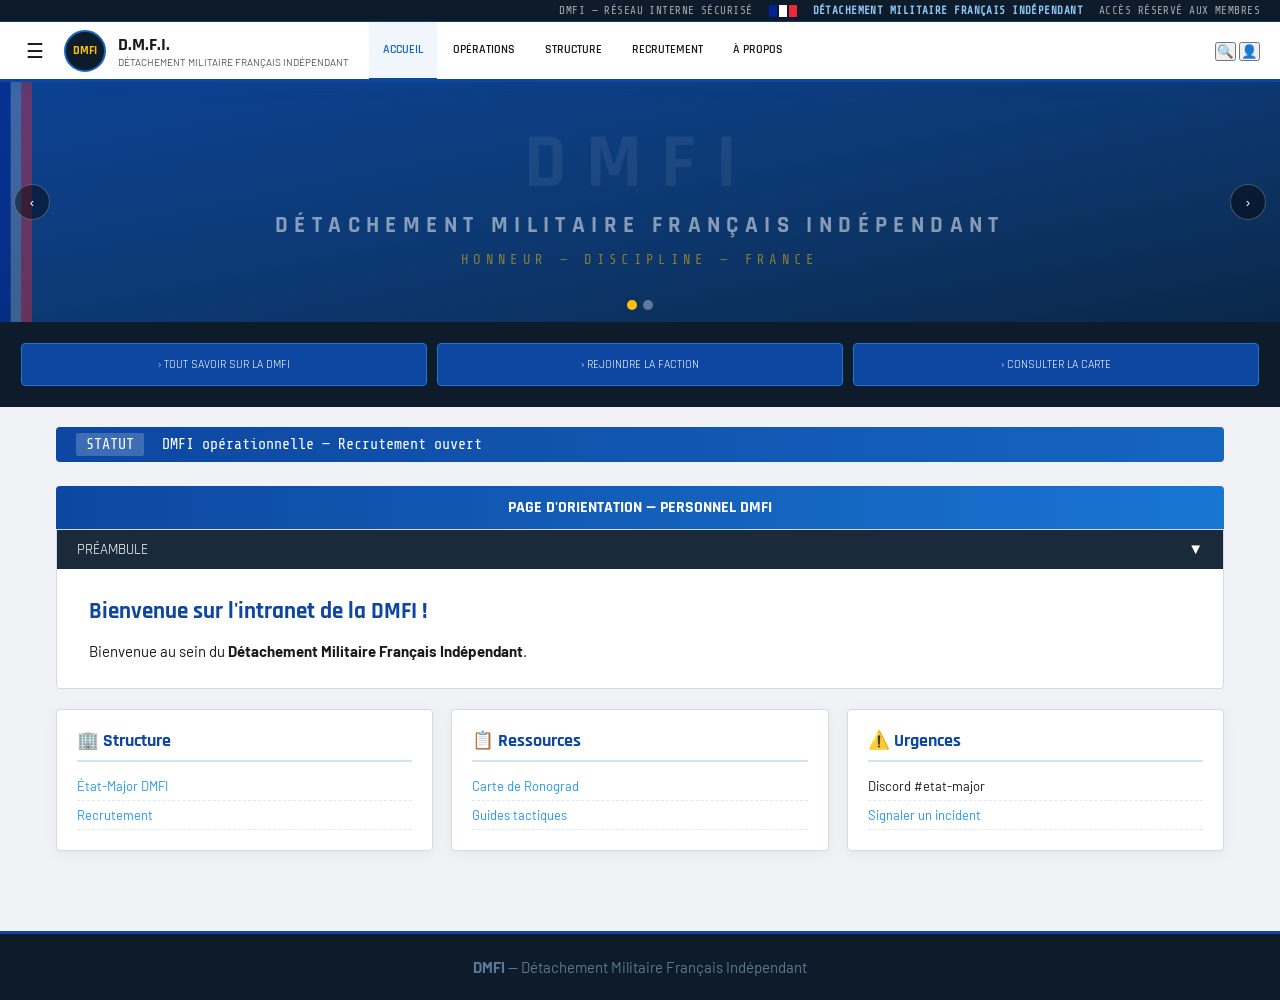
<file: Site/HTML/index.html>
<!DOCTYPE html>
<html lang="fr">
<head>
  <meta charset="UTF-8" />
  <meta name="viewport" content="width=device-width, initial-scale=1.0"/>
  <title>DMFI — Intranet Officiel</title>
  <link href="https://fonts.googleapis.com/css2?family=Rajdhani:wght@400;600;700&family=Share+Tech+Mono&family=Barlow:wght@300;400;500;600&display=swap" rel="stylesheet"/>
  <link rel="stylesheet" href="../CSS/style.css">
</head>
<body>

<div class="sidebar-overlay" id="sidebarOverlay" onclick="closeSidebar()"></div>

<aside class="sidebar" id="sidebar">
  <div class="sidebar-head">
    <div class="sidebar-head-icon">DMFI</div>
    <div class="sidebar-head-text">
      <div class="sidebar-head-title">DMFI</div>
      <div class="sidebar-head-sub">Détachement Militaire Français Indépendant</div>
    </div>
    <button class="sidebar-close" onclick="closeSidebar()">&#10005;</button>
  </div>

  <div class="sidebar-icons">
    <button class="sidebar-icon-btn" title="Accueil">🏠</button>
    <button class="sidebar-icon-btn" title="Personnel">👤</button>
    <button class="sidebar-icon-btn" title="Opérations">🎯</button>
    <button class="sidebar-icon-btn" title="Carte BRM5">🗺️</button>
    <button class="sidebar-icon-btn" title="Armurerie">🔫</button>
    <button class="sidebar-icon-btn" title="Paramètres">⚙️</button>
    <button class="sidebar-icon-btn" title="Retour">↩️</button>
  </div>

  <div class="sidebar-section">Bien débuter</div>
  <a href="#" class="sidebar-link">Présentation de la DMFI</a>
  <a href="#" class="sidebar-link">Règlement intérieur</a>
  <a href="#" class="sidebar-link">Rejoindre la faction</a>
  <a href="#" class="sidebar-link">Créer une page membre</a>

  <div class="sidebar-section">Opérations</div>
  <a href="#" class="sidebar-link">Tableau des missions</a>
  <a href="#" class="sidebar-link">Carte de Ronograd</a>
  <a href="#" class="sidebar-link">Rapports d'opérations</a>
  <a href="#" class="sidebar-link">Historique des batailles</a>

  <div class="sidebar-section">Structure</div>
  <a href="#" class="sidebar-link">État-Major</a>
  <a href="#" class="sidebar-link">Unités d'infanterie</a>
  <a href="#" class="sidebar-link">Unités spécialisées</a>
  <a href="#" class="sidebar-link">Soutien logistique</a>
  <a href="#" class="sidebar-link">Recrutement</a>

  <div class="sidebar-section">Ressources</div>
  <a href="#" class="sidebar-link">Armurerie &amp; Équipements</a>
  <a href="#" class="sidebar-link">Guides tactiques</a>
  <a href="#" class="sidebar-link">Annuaire du personnel</a>
  <a href="#" class="sidebar-link">Médias &amp; TikTok</a>
</aside>

<div class="topbar">
  <span>DMFI — RÉSEAU INTERNE SÉCURISÉ</span>
  <div class="fr-flag">
    <span class="bl"></span><span class="wh"></span><span class="rd"></span>
  </div>
  <strong>DÉTACHEMENT MILITAIRE FRANÇAIS INDÉPENDANT</strong>
  <span>ACCÈS RÉSERVÉ AUX MEMBRES</span>
</div>

<nav>
  <div class="nav-hamburger" onclick="openSidebar()">&#9776;</div>
  <a class="nav-logo" href="index.html">
    <div class="nav-logo-icon">DMFI</div>
    <div class="nav-logo-text">
      <div class="nav-logo-title">D.M.F.I.</div>
      <div class="nav-logo-sub">Détachement Militaire Français Indépendant</div>
    </div>
  </a>
  <div class="nav-links">
    <a href="index.html" class="active">Accueil</a>
    <a href="#">Opérations</a>
    <a href="#">Structure</a>
    <a href="#">Recrutement</a>
    <a href="#">À Propos</a>
  </div>
  <div class="nav-icons">
    <button title="Rechercher">🔍</button>
    <button title="Mon profil">👤</button>
  </div>
</nav>

<div class="carousel">
  <div class="carousel-track" id="carouselTrack">
    <div class="carousel-slide">
      <svg width="100%" height="100%" viewBox="0 0 1200 240" preserveAspectRatio="xMidYMid slice" xmlns="http://www.w3.org/2000/svg">
        <rect width="1200" height="240" fill="#060f1a"/>
        <defs><linearGradient id="g1" x1="0" y1="0" x2="1" y2="1"><stop offset="0%" stop-color="#0d47a1"/><stop offset="100%" stop-color="#1565c0" stop-opacity=".3"/></linearGradient></defs>
        <rect width="1200" height="240" fill="url(#g1)" opacity=".9"/>
        <rect x="0" y="0" width="10" height="240" fill="#002395" opacity=".5"/>
        <rect x="10" y="0" width="10" height="240" fill="#ffffff" opacity=".2"/>
        <rect x="20" y="0" width="10" height="240" fill="#ED2939" opacity=".4"/>
        <text x="600" y="105" text-anchor="middle" fill="rgba(255,255,255,0.07)" font-family="Rajdhani,sans-serif" font-size="72" font-weight="700" letter-spacing="18">DMFI</text>
        <text x="600" y="148" text-anchor="middle" fill="rgba(255,255,255,0.5)" font-family="Rajdhani,sans-serif" font-size="22" font-weight="700" letter-spacing="6">DÉTACHEMENT MILITAIRE FRANÇAIS INDÉPENDANT</text>
        <text x="600" y="178" text-anchor="middle" fill="rgba(255,193,7,0.5)" font-family="Share Tech Mono,monospace" font-size="13" letter-spacing="5">HONNEUR — DISCIPLINE — FRANCE</text>
      </svg>
    </div>
    <div class="carousel-slide">
      <svg width="100%" height="100%" viewBox="0 0 1200 240" preserveAspectRatio="xMidYMid slice" xmlns="http://www.w3.org/2000/svg">
        <rect width="1200" height="240" fill="#07101e"/>
        <text x="600" y="127" text-anchor="middle" fill="rgba(255,193,7,.5)" font-family="Rajdhani,sans-serif" font-size="28" font-weight="700" letter-spacing="2">DMFI</text>
      </svg>
    </div>
  </div>
  <button class="carousel-btn prev" id="prevBtn">&#8249;</button>
  <button class="carousel-btn next" id="nextBtn">&#8250;</button>
  <div class="carousel-dots" id="carouselDots">
    <div class="carousel-dot active" data-i="0"></div>
    <div class="carousel-dot" data-i="1"></div>
  </div>
</div>

<div class="quick-actions">
  <a href="#" class="qa-btn"><span class="arrow">›</span> Tout savoir sur la DMFI</a>
  <a href="#" class="qa-btn"><span class="arrow">›</span> Rejoindre la faction</a>
  <a href="#" class="qa-btn"><span class="arrow">›</span> Consulter la carte</a>
</div>

<div class="tact-line"></div>

<div class="page-wrap">

  <div class="alert-band">
    <span class="tag">STATUT</span>
    DMFI opérationnelle — Recrutement ouvert
  </div>

  <div class="section-header">Page d'orientation — Personnel DMFI</div>

  <div class="accordion">
    <div class="accordion-header open" id="acc1-header" onclick="toggleAcc('acc1')">
      Préambule <span class="caret open" id="acc1-caret">▼</span>
    </div>
    <div class="accordion-body open" id="acc1-body">
      <h2>Bienvenue sur l'intranet de la DMFI !</h2>
      <p>Bienvenue au sein du <strong>Détachement Militaire Français Indépendant</strong>.</p>
    </div>
  </div>

  <div class="info-grid">
    <div class="info-card">
      <h3>🏢 Structure</h3>
      <ul>
        <li><a href="#">État-Major DMFI</a></li>
        <li><a href="#">Recrutement</a></li>
      </ul>
    </div>
    <div class="info-card">
      <h3>📋 Ressources</h3>
      <ul>
        <li><a href="#">Carte de Ronograd</a></li>
        <li><a href="#">Guides tactiques</a></li>
      </ul>
    </div>
    <div class="info-card">
      <h3>⚠️ Urgences</h3>
      <ul>
        <li>Discord #etat-major</li>
        <li><a href="#">Signaler un incident</a></li>
      </ul>
    </div>
  </div>

</div>

<footer>
  <div class="fr-stripe">
    <span style="background:#002395;"></span>
    <span style="background:#fff;opacity:.4"></span>
    <span style="background:#ED2939;"></span>
  </div>
  <p><strong>DMFI</strong> — Détachement Militaire Français Indépendant</p>
</footer>

<script src="../JS/script.js"></script>
</body>
</html>
</file>
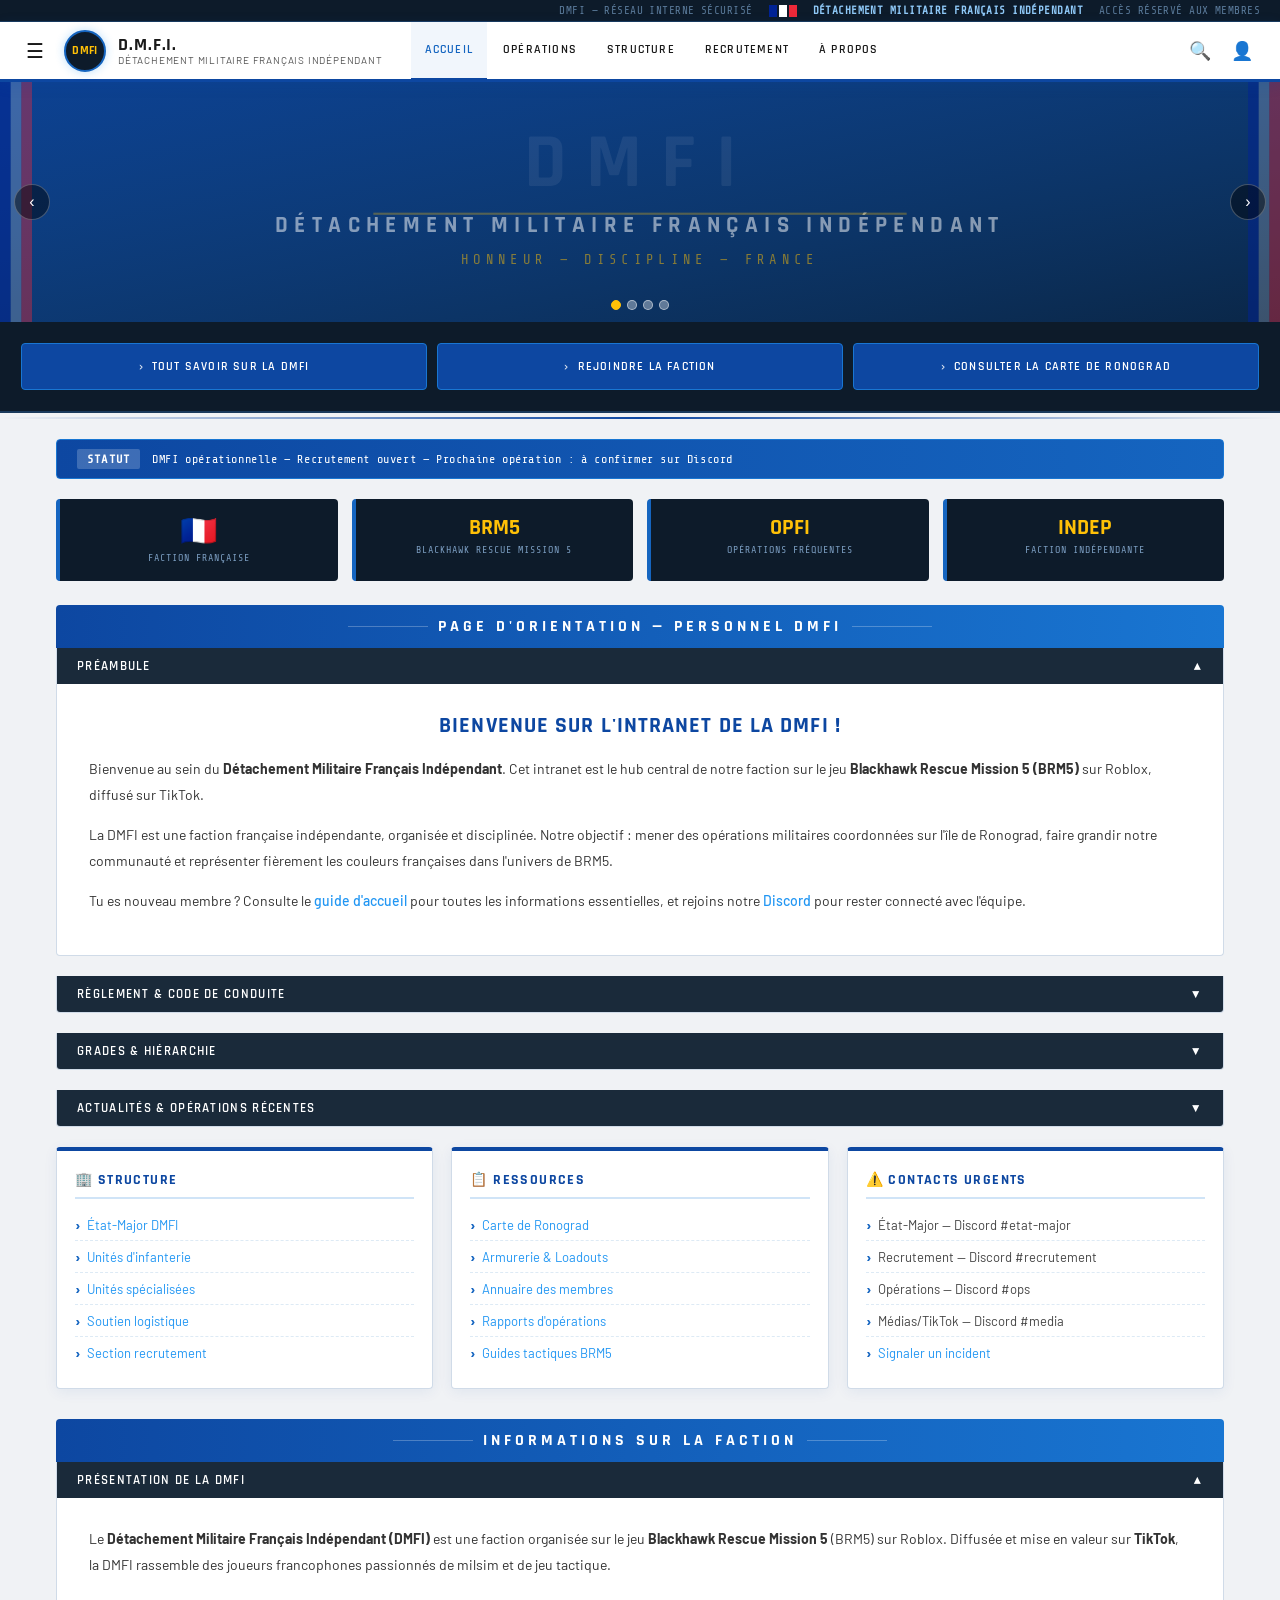
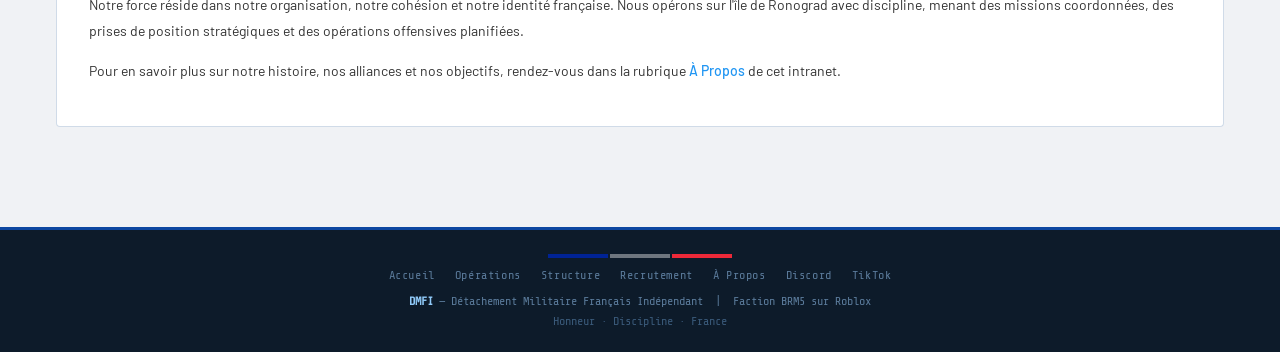
<file: IndexDMFI.html>
<!DOCTYPE html>
<html lang="fr">
<head>
  <meta charset="UTF-8" />
  <meta name="viewport" content="width=device-width, initial-scale=1.0"/>
  <title>DMFI — Intranet Officiel</title>
  <link href="https://fonts.googleapis.com/css2?family=Rajdhani:wght@400;600;700&family=Share+Tech+Mono&family=Barlow:wght@300;400;500;600&display=swap" rel="stylesheet"/>
  <style>
    :root {
      --blue:       #1565c0;
      --blue-dark:  #0d47a1;
      --blue-light: #1976d2;
      --accent:     #2196f3;
      --gold:       #ffc107;
      --bg:         #f0f2f5;
      --bg-white:   #ffffff;
      --text:       #1a1a1a;
      --text-light: #555;
      --nav-bg:     #ffffff;
      --bar-bg:     #0d1b2a;
      --border:     #d0dbe8;
      --mono:       'Share Tech Mono', monospace;
      --sans:       'Barlow', sans-serif;
      --display:    'Rajdhani', sans-serif;
    }

    *, *::before, *::after { box-sizing: border-box; margin: 0; padding: 0; }

    body {
      font-family: var(--sans);
      background: var(--bg);
      color: var(--text);
      font-size: 15px;
    }

    /* ─── TOP BAR ─── */
    .topbar {
      background: var(--bar-bg);
      color: #aaa;
      font-size: 11px;
      font-family: var(--mono);
      padding: 4px 20px;
      display: flex;
      justify-content: flex-end;
      align-items: center;
      gap: 16px;
      letter-spacing: .04em;
      border-bottom: 1px solid #1a3a5c;
    }
    .topbar span { color: #5a7a9a; }
    .topbar strong { color: #90caf9; }
    .topbar .fr-flag { display: flex; gap: 2px; align-items: center; }
    .topbar .fr-flag span { display: inline-block; width: 8px; height: 12px; }
    .topbar .fr-flag .bl { background: #002395; }
    .topbar .fr-flag .wh { background: #fff; }
    .topbar .fr-flag .rd { background: #ED2939; }

    /* ─── NAVBAR ─── */
    nav {
      background: var(--nav-bg);
      border-bottom: 3px solid var(--blue-dark);
      display: flex;
      align-items: center;
      padding: 0 20px;
      height: 60px;
      position: sticky;
      top: 0;
      z-index: 100;
      box-shadow: 0 3px 12px rgba(13,71,161,.18);
    }
    .nav-hamburger {
      font-size: 20px;
      cursor: pointer;
      margin-right: 14px;
      color: var(--text);
      padding: 6px;
      user-select: none;
    }
    .nav-logo {
      display: flex;
      align-items: center;
      gap: 12px;
      margin-right: 28px;
      text-decoration: none;
    }
    .nav-logo-icon {
      width: 42px; height: 42px; border-radius: 50%;
      background: var(--bar-bg); border: 2px solid var(--blue);
      display: flex; align-items: center; justify-content: center;
      font-family: var(--display); font-size: 12px; font-weight: 700;
      color: var(--gold); letter-spacing: .04em;
      box-shadow: 0 0 10px rgba(33,150,243,.3);
    }
    .nav-logo-text { line-height: 1.1; }
    .nav-logo-title { font-family: var(--display); font-size: 18px; font-weight: 700; color: var(--text); letter-spacing: .05em; }
    .nav-logo-sub { font-size: 10px; color: var(--text-light); letter-spacing: .08em; text-transform: uppercase; }
    .nav-links { display: flex; gap: 2px; flex: 1; }
    .nav-links a {
      text-decoration: none; font-family: var(--display); font-size: 12px;
      font-weight: 600; letter-spacing: .1em; text-transform: uppercase;
      color: var(--text); padding: 0 14px; height: 60px;
      display: flex; align-items: center; border-bottom: 3px solid transparent;
      transition: color .2s, border-color .2s, background .2s;
    }
    .nav-links a:hover, .nav-links a.active {
      color: var(--blue); border-bottom-color: var(--blue-dark);
      background: rgba(21,101,192,.06);
    }
    .nav-icons { display: flex; gap: 6px; margin-left: auto; }
    .nav-icons button {
      background: none; border: none; cursor: pointer;
      width: 36px; height: 36px; border-radius: 50%;
      display: flex; align-items: center; justify-content: center;
      font-size: 18px; color: var(--text-light); transition: background .2s;
    }
    .nav-icons button:hover { background: #eef3f8; }

    /* ─── CAROUSEL ─── */
    .carousel { position: relative; width: 100%; height: 240px; overflow: hidden; background: #060f1a; }
    .carousel-track { display: flex; height: 100%; transition: transform .6s ease; }
    .carousel-slide { min-width: 100%; height: 100%; position: relative; overflow: hidden; }
    .carousel-btn {
      position: absolute; top: 50%; transform: translateY(-50%);
      background: rgba(0,0,0,.45); color: #fff;
      border: 1px solid rgba(255,255,255,.25); width: 36px; height: 36px;
      border-radius: 50%; cursor: pointer; font-size: 16px;
      display: flex; align-items: center; justify-content: center;
      z-index: 10; transition: background .2s;
    }
    .carousel-btn:hover { background: rgba(13,71,161,.75); }
    .carousel-btn.prev { left: 14px; }
    .carousel-btn.next { right: 14px; }
    .carousel-dots {
      position: absolute; bottom: 12px; left: 50%; transform: translateX(-50%);
      display: flex; gap: 6px; z-index: 10;
    }
    .carousel-dot {
      width: 10px; height: 10px; border-radius: 50%;
      background: rgba(255,255,255,.35); border: 1px solid rgba(255,255,255,.5);
      cursor: pointer; transition: background .2s;
    }
    .carousel-dot.active { background: var(--gold); border-color: var(--gold); }

    /* ─── QUICK ACTIONS ─── */
    .quick-actions {
      display: grid; grid-template-columns: repeat(3, 1fr);
      background: var(--bar-bg); padding: 16px 16px;
      border-bottom: 2px solid #1a3a5c;
    }
    .qa-btn {
      background: var(--blue-dark); color: #fff; border: 1px solid #1976d2;
      cursor: pointer; padding: 13px 20px;
      font-family: var(--display); font-size: 12px;
      font-weight: 600; letter-spacing: .1em; text-transform: uppercase;
      display: flex; align-items: center; justify-content: center; gap: 8px;
      margin: 5px; border-radius: 4px;
      transition: background .2s, transform .1s; text-decoration: none;
    }
    .qa-btn:hover { background: var(--blue-light); transform: translateY(-1px); box-shadow: 0 4px 12px rgba(21,101,192,.4); }
    .qa-btn .arrow { font-size: 15px; opacity: .85; }

    /* ─── PAGE WRAP ─── */
    .page-wrap { max-width: 1200px; margin: 0 auto; padding: 0 16px 40px; }

    /* ─── SECTION HEADER ─── */
    .section-header {
      background: linear-gradient(90deg, var(--blue-dark), var(--blue-light));
      color: #fff;
      font-family: var(--display); font-size: 16px; font-weight: 700;
      letter-spacing: .25em; text-transform: uppercase; text-align: center;
      padding: 11px 20px; margin: 24px 0 0;
      border-radius: 4px 4px 0 0;
      display: flex; align-items: center; justify-content: center; gap: 10px;
    }
    .section-header::before, .section-header::after {
      content: ''; flex: 1; height: 1px;
      background: rgba(255,255,255,.25); max-width: 80px;
    }

    /* ─── ACCORDION ─── */
    .accordion {
      border: 1px solid var(--border); border-top: none;
      background: var(--bg-white); margin-bottom: 20px;
      border-radius: 0 0 4px 4px; overflow: hidden;
    }
    .accordion-header {
      background: #1a2a3a; color: #fff;
      font-family: var(--display); font-size: 13px; font-weight: 600;
      letter-spacing: .1em; padding: 10px 20px; cursor: pointer;
      display: flex; align-items: center; justify-content: space-between;
      user-select: none; transition: background .2s; text-transform: uppercase;
    }
    .accordion-header:hover { background: #243545; }
    .accordion-header .caret { font-size: 12px; transition: transform .3s; }
    .accordion-header.open .caret { transform: rotate(180deg); }
    .accordion-body { padding: 28px 32px; display: none; }
    .accordion-body.open { display: block; }
    .accordion-body h2 {
      font-family: var(--display); font-size: 22px; font-weight: 700;
      color: var(--blue-dark); margin-bottom: 16px; text-align: center;
      letter-spacing: .05em; text-transform: uppercase;
    }
    .accordion-body p { font-size: 14px; line-height: 1.85; color: #333; margin-bottom: 14px; }
    .accordion-body a { color: var(--accent); text-decoration: none; font-weight: 500; }
    .accordion-body a:hover { text-decoration: underline; }
    .accordion-body .grade-list { display: flex; flex-wrap: wrap; gap: 8px; margin-top: 10px; }
    .grade-badge {
      background: var(--blue-dark); color: #fff; font-family: var(--mono);
      font-size: 11px; padding: 4px 12px; border-radius: 2px; letter-spacing: .06em;
    }
    .grade-badge.high { background: var(--gold); color: #000; }
    .grade-badge.mid { background: #1565c0; }
    .grade-badge.low { background: #37474f; }

    /* ─── INFO GRID ─── */
    .info-grid { display: grid; grid-template-columns: repeat(3, 1fr); gap: 18px; margin-top: 20px; }

    .info-card {
      background: var(--bg-white);
      border: 1px solid var(--border);
      border-top: 4px solid var(--blue-dark);
      border-left: 1px solid var(--border);
      padding: 20px 18px;
      border-radius: 4px;
      box-shadow: 0 3px 14px rgba(13,71,161,.07);
      transition: box-shadow .25s, transform .25s;
    }
    .info-card:hover {
      box-shadow: 0 8px 28px rgba(13,71,161,.15);
      transform: translateY(-3px);
    }
    .info-card h3 {
      font-family: var(--display); font-size: 14px; font-weight: 700;
      letter-spacing: .1em; text-transform: uppercase;
      color: var(--blue-dark); margin-bottom: 10px; padding-bottom: 8px;
      border-bottom: 2px solid #d0e4f7;
    }
    .info-card ul { list-style: none; padding: 0; }
    .info-card ul li {
      font-size: 13px; color: #444; padding: 6px 0;
      border-bottom: 1px dashed #ddeaf5;
      display: flex; align-items: center; gap: 6px;
    }
    .info-card ul li:last-child { border-bottom: none; }
    .info-card ul li::before { content: '›'; color: var(--blue); font-size: 16px; font-weight: 700; }
    .info-card ul li a { color: var(--accent); text-decoration: none; }
    .info-card ul li a:hover { text-decoration: underline; }

    /* ─── ALERT BAND ─── */
    .alert-band {
      background: linear-gradient(90deg, #0d47a1, #1565c0);
      color: #fff;
      font-family: var(--mono); font-size: 12px; letter-spacing: .05em;
      padding: 9px 20px; display: flex; align-items: center; gap: 12px;
      margin: 20px 0; border-radius: 4px;
      border: 1px solid #1976d2;
    }
    .alert-band.warning {
      background: linear-gradient(90deg, #b71c1c, #c62828);
    }
    .alert-band .tag {
      background: rgba(255,255,255,.2); padding: 3px 10px;
      border-radius: 2px; font-weight: 700; letter-spacing: .1em; white-space: nowrap;
    }

    /* ─── TACT LINE ─── */
    .tact-line { height: 2px; background: linear-gradient(90deg, transparent, var(--blue-dark), transparent); margin: 4px 0; }

    /* ─── STATS ROW ─── */
    .stats-row {
      display: grid; grid-template-columns: repeat(4, 1fr);
      gap: 14px; margin: 20px 0;
    }
    .stat-card {
      background: var(--bar-bg); color: #fff;
      padding: 18px 16px; border-radius: 4px;
      border-left: 4px solid var(--blue);
      text-align: center;
    }
    .stat-card .val {
      font-family: var(--display); font-size: 30px; font-weight: 700;
      color: var(--gold); line-height: 1;
    }
    .stat-card .lbl {
      font-family: var(--mono); font-size: 10px; color: #7a9cbf;
      letter-spacing: .1em; text-transform: uppercase; margin-top: 5px;
    }

    /* ─── FOOTER ─── */
    footer {
      background: var(--bar-bg); color: #5a7a9a; font-size: 12px;
      font-family: var(--mono); padding: 24px; text-align: center;
      border-top: 3px solid var(--blue-dark); margin-top: 40px;
    }
    footer strong { color: #90caf9; }
    footer .footer-links { display: flex; justify-content: center; gap: 20px; margin-bottom: 12px; flex-wrap: wrap; }
    footer .footer-links a { color: #5a7a9a; text-decoration: none; letter-spacing: .05em; transition: color .2s; }
    footer .footer-links a:hover { color: var(--accent); }
    footer .fr-stripe { display: flex; justify-content: center; gap: 2px; margin-bottom: 10px; }
    footer .fr-stripe span { display: inline-block; height: 4px; width: 60px; }

    /* ─── SIDEBAR OVERLAY ─── */
    .sidebar-overlay {
      position: fixed; inset: 0; background: rgba(0,0,0,.55);
      z-index: 200; opacity: 0; pointer-events: none; transition: opacity .3s;
    }
    .sidebar-overlay.open { opacity: 1; pointer-events: all; }

    /* ─── SIDEBAR ─── */
    .sidebar {
      position: fixed; top: 0; left: 0; width: 270px; height: 100vh;
      background: #0d1b2a; z-index: 300;
      transform: translateX(-100%);
      transition: transform .32s cubic-bezier(.4,0,.2,1);
      display: flex; flex-direction: column; overflow-y: auto;
      border-right: 2px solid #1a3a5c;
    }
    .sidebar.open { transform: translateX(0); }
    .sidebar-head {
      background: #060f1a; padding: 14px 16px 12px;
      display: flex; align-items: center; gap: 10px;
      border-bottom: 2px solid var(--blue-dark); flex-shrink: 0;
    }
    .sidebar-head-icon {
      width: 38px; height: 38px; border-radius: 50%;
      background: #0d1b2a; border: 2px solid var(--blue);
      display: flex; align-items: center; justify-content: center;
      font-family: var(--display); font-size: 12px; font-weight: 700;
      color: var(--gold); flex-shrink: 0;
    }
    .sidebar-head-text { line-height: 1.15; }
    .sidebar-head-title { font-family: var(--display); font-size: 16px; font-weight: 700; color: #fff; letter-spacing: .05em; }
    .sidebar-head-sub { font-size: 9px; color: #5a7a9a; letter-spacing: .08em; text-transform: uppercase; }
    .sidebar-close {
      margin-left: auto; background: none; border: none; color: #5a7a9a;
      font-size: 20px; cursor: pointer; padding: 4px; border-radius: 4px;
      transition: color .2s, background .2s;
    }
    .sidebar-close:hover { color: #fff; background: rgba(255,255,255,.08); }
    .sidebar-icons {
      display: flex; justify-content: center; gap: 8px;
      padding: 12px 16px; background: #0a1520; border-bottom: 1px solid #1a3a5c;
    }
    .sidebar-icon-btn {
      width: 36px; height: 36px; border-radius: 4px;
      background: #1a2a3a; border: 1px solid #243545;
      display: flex; align-items: center; justify-content: center;
      font-size: 15px; cursor: pointer; transition: background .2s, border-color .2s; color: #7a9cbf;
    }
    .sidebar-icon-btn:hover { background: var(--blue-dark); border-color: var(--blue); color: #fff; }
    .sidebar-section {
      font-family: var(--display); font-size: 10px; font-weight: 700;
      letter-spacing: .15em; text-transform: uppercase; color: #3a6a9a;
      padding: 14px 16px 6px; background: #0a1520; border-top: 1px solid #1a3a5c;
    }
    .sidebar-link {
      display: block; padding: 9px 20px; font-size: 13px;
      font-family: var(--sans); color: #7a9cbf; text-decoration: none;
      border-left: 3px solid transparent;
      transition: background .18s, color .18s, border-color .18s; background: #0d1b2a;
    }
    .sidebar-link:hover { background: rgba(21,101,192,.2); color: #fff; border-left-color: var(--blue); }

    /* ─── RESPONSIVE ─── */
    @media (max-width: 768px) {
      .quick-actions { grid-template-columns: 1fr; }
      .info-grid { grid-template-columns: 1fr; }
      .stats-row { grid-template-columns: repeat(2,1fr); }
      .nav-links { display: none; }
    }
  </style>
</head>
<body>

<!-- SIDEBAR OVERLAY -->
<div class="sidebar-overlay" id="sidebarOverlay" onclick="closeSidebar()"></div>

<!-- SIDEBAR -->
<aside class="sidebar" id="sidebar">
  <div class="sidebar-head">
    <div class="sidebar-head-icon">DMFI</div>
    <div class="sidebar-head-text">
      <div class="sidebar-head-title">DMFI</div>
      <div class="sidebar-head-sub">Détachement Militaire Français Indépendant</div>
    </div>
    <button class="sidebar-close" onclick="closeSidebar()">&#10005;</button>
  </div>

  <div class="sidebar-icons">
    <button class="sidebar-icon-btn" title="Accueil">🏠</button>
    <button class="sidebar-icon-btn" title="Personnel">👤</button>
    <button class="sidebar-icon-btn" title="Opérations">🎯</button>
    <button class="sidebar-icon-btn" title="Carte BRM5">🗺️</button>
    <button class="sidebar-icon-btn" title="Armurerie">🔫</button>
    <button class="sidebar-icon-btn" title="Paramètres">⚙️</button>
    <button class="sidebar-icon-btn" title="Retour">↩️</button>
  </div>

  <div class="sidebar-section">Bien débuter</div>
  <a href="#" class="sidebar-link">Présentation de la DMFI</a>
  <a href="#" class="sidebar-link">Règlement intérieur</a>
  <a href="#" class="sidebar-link">Rejoindre la faction</a>
  <a href="#" class="sidebar-link">Créer une page membre</a>

  <div class="sidebar-section">Opérations</div>
  <a href="#" class="sidebar-link">Tableau des missions</a>
  <a href="#" class="sidebar-link">Carte de Ronograd</a>
  <a href="#" class="sidebar-link">Rapports d'opérations</a>
  <a href="#" class="sidebar-link">Historique des batailles</a>

  <div class="sidebar-section">Structure</div>
  <a href="#" class="sidebar-link">État-Major</a>
  <a href="#" class="sidebar-link">Unités d'infanterie</a>
  <a href="#" class="sidebar-link">Unités spécialisées</a>
  <a href="#" class="sidebar-link">Soutien logistique</a>
  <a href="#" class="sidebar-link">Recrutement</a>

  <div class="sidebar-section">Ressources</div>
  <a href="#" class="sidebar-link">Armurerie &amp; Équipements</a>
  <a href="#" class="sidebar-link">Guides tactiques</a>
  <a href="#" class="sidebar-link">Annuaire du personnel</a>
  <a href="#" class="sidebar-link">Médias &amp; TikTok</a>
</aside>

<!-- TOP BAR -->
<div class="topbar">
  <span>DMFI — RÉSEAU INTERNE SÉCURISÉ</span>
  <div class="fr-flag">
    <span class="bl"></span><span class="wh"></span><span class="rd"></span>
  </div>
  <strong>DÉTACHEMENT MILITAIRE FRANÇAIS INDÉPENDANT</strong>
  <span>ACCÈS RÉSERVÉ AUX MEMBRES</span>
</div>

<!-- NAVBAR -->
<nav>
  <div class="nav-hamburger" onclick="openSidebar()">&#9776;</div>
  <a class="nav-logo" href="#">
    <div class="nav-logo-icon">DMFI</div>
    <div class="nav-logo-text">
      <div class="nav-logo-title">D.M.F.I.</div>
      <div class="nav-logo-sub">Détachement Militaire Français Indépendant</div>
    </div>
  </a>
  <div class="nav-links">
    <a href="#" class="active">Accueil</a>
    <a href="#">Opérations</a>
    <a href="#">Structure</a>
    <a href="#">Recrutement</a>
    <a href="#">À Propos</a>
  </div>
  <div class="nav-icons">
    <button title="Rechercher">🔍</button>
    <button title="Mon profil">👤</button>
  </div>
</nav>

<!-- CAROUSEL -->
<div class="carousel">
  <div class="carousel-track" id="carouselTrack">

    <!-- Slide 1 -->
    <div class="carousel-slide">
      <svg width="100%" height="100%" viewBox="0 0 1200 240" preserveAspectRatio="xMidYMid slice" xmlns="http://www.w3.org/2000/svg">
        <rect width="1200" height="240" fill="#060f1a"/>
        <defs><linearGradient id="g1" x1="0" y1="0" x2="1" y2="1"><stop offset="0%" stop-color="#0d47a1"/><stop offset="100%" stop-color="#1565c0" stop-opacity=".3"/></linearGradient></defs>
        <rect width="1200" height="240" fill="url(#g1)" opacity=".9"/>
        <!-- Tricolore subtle -->
        <rect x="0" y="0" width="10" height="240" fill="#002395" opacity=".5"/>
        <rect x="10" y="0" width="10" height="240" fill="#ffffff" opacity=".2"/>
        <rect x="20" y="0" width="10" height="240" fill="#ED2939" opacity=".4"/>
        <rect x="1170" y="0" width="10" height="240" fill="#002395" opacity=".5"/>
        <rect x="1180" y="0" width="10" height="240" fill="#ffffff" opacity=".2"/>
        <rect x="1190" y="0" width="10" height="240" fill="#ED2939" opacity=".4"/>
        <text x="600" y="105" text-anchor="middle" fill="rgba(255,255,255,0.07)" font-family="Rajdhani,sans-serif" font-size="72" font-weight="700" letter-spacing="18">DMFI</text>
        <text x="600" y="148" text-anchor="middle" fill="rgba(255,255,255,0.5)" font-family="Rajdhani,sans-serif" font-size="22" font-weight="700" letter-spacing="6">DÉTACHEMENT MILITAIRE FRANÇAIS INDÉPENDANT</text>
        <text x="600" y="178" text-anchor="middle" fill="rgba(255,193,7,0.5)" font-family="Share Tech Mono,monospace" font-size="13" letter-spacing="5">HONNEUR — DISCIPLINE — FRANCE</text>
        <rect x="350" y="130" width="500" height="2" fill="rgba(255,193,7,.3)"/>
      </svg>
    </div>

    <!-- Slide 2 -->
    <div class="carousel-slide">
      <svg width="100%" height="100%" viewBox="0 0 1200 240" preserveAspectRatio="xMidYMid slice" xmlns="http://www.w3.org/2000/svg">
        <rect width="1200" height="240" fill="#07101e"/>
        <defs><radialGradient id="g2" cx="50%" cy="50%"><stop offset="0%" stop-color="#1565c0" stop-opacity=".4"/><stop offset="100%" stop-color="#060f1a" stop-opacity="0"/></radialGradient></defs>
        <rect width="1200" height="240" fill="url(#g2)"/>
        <line x1="0" y1="60" x2="1200" y2="60" stroke="rgba(33,150,243,.1)" stroke-width="1"/>
        <line x1="0" y1="120" x2="1200" y2="120" stroke="rgba(33,150,243,.1)" stroke-width="1"/>
        <line x1="0" y1="180" x2="1200" y2="180" stroke="rgba(33,150,243,.1)" stroke-width="1"/>
        <line x1="300" y1="0" x2="300" y2="240" stroke="rgba(33,150,243,.08)" stroke-width="1"/>
        <line x1="600" y1="0" x2="600" y2="240" stroke="rgba(33,150,243,.08)" stroke-width="1"/>
        <line x1="900" y1="0" x2="900" y2="240" stroke="rgba(33,150,243,.08)" stroke-width="1"/>
        <circle cx="600" cy="120" r="80" fill="none" stroke="rgba(33,150,243,.2)" stroke-width="2"/>
        <circle cx="600" cy="120" r="55" fill="none" stroke="rgba(33,150,243,.15)" stroke-width="1"/>
        <circle cx="600" cy="120" r="30" fill="none" stroke="rgba(255,193,7,.2)" stroke-width="1.5"/>
        <text x="600" y="127" text-anchor="middle" fill="rgba(255,193,7,.5)" font-family="Rajdhani,sans-serif" font-size="28" font-weight="700" letter-spacing="2">DMFI</text>
        <text x="600" y="190" text-anchor="middle" fill="rgba(255,255,255,.15)" font-family="Share Tech Mono,monospace" font-size="11" letter-spacing="5">BRM5 — RONOGRAD — FRANCE</text>
      </svg>
    </div>

    <!-- Slide 3 -->
    <div class="carousel-slide">
      <svg width="100%" height="100%" viewBox="0 0 1200 240" preserveAspectRatio="xMidYMid slice" xmlns="http://www.w3.org/2000/svg">
        <rect width="1200" height="240" fill="#091422"/>
        <defs><linearGradient id="g3" x1="0" y1="1" x2="1" y2="0"><stop offset="0%" stop-color="#0d47a1" stop-opacity=".7"/><stop offset="100%" stop-color="#1565c0" stop-opacity=".1"/></linearGradient></defs>
        <rect width="1200" height="240" fill="url(#g3)"/>
        <polygon points="0,240 450,0 900,240" fill="rgba(21,101,192,.08)"/>
        <polygon points="300,0 1100,240 1200,100" fill="rgba(13,71,161,.12)"/>
        <text x="80" y="160" fill="rgba(255,255,255,.05)" font-family="Rajdhani,sans-serif" font-size="130" font-weight="700">FR</text>
        <rect x="0" y="100" width="1200" height="44" fill="rgba(0,0,0,.35)"/>
        <text x="600" y="129" text-anchor="middle" fill="rgba(255,255,255,.55)" font-family="Rajdhani,sans-serif" font-size="22" letter-spacing="8">UNITÉ D'ÉLITE — RONOGRAD — BLACKHAWK RESCUE MISSION 5</text>
      </svg>
    </div>

    <!-- Slide 4 -->
    <div class="carousel-slide">
      <svg width="100%" height="100%" viewBox="0 0 1200 240" preserveAspectRatio="xMidYMid slice" xmlns="http://www.w3.org/2000/svg">
        <rect width="1200" height="240" fill="#050d18"/>
        <defs><linearGradient id="g4" x1="0" y1="0" x2="1" y2="1"><stop offset="0%" stop-color="#1a237e" stop-opacity=".9"/><stop offset="100%" stop-color="#0d47a1" stop-opacity=".3"/></linearGradient></defs>
        <rect width="1200" height="240" fill="url(#g4)"/>
        <rect x="0" y="0" width="3" height="240" fill="#002395"/>
        <rect x="3" y="0" width="3" height="240" fill="#fff" opacity=".7"/>
        <rect x="6" y="0" width="3" height="240" fill="#ED2939"/>
        <text x="600" y="100" text-anchor="middle" fill="rgba(255,255,255,.15)" font-family="Share Tech Mono,monospace" font-size="13" letter-spacing="4">INTRANET DMFI — ACCÈS MEMBRES</text>
        <text x="600" y="145" text-anchor="middle" fill="rgba(255,255,255,.55)" font-family="Rajdhani,sans-serif" font-size="38" font-weight="700" letter-spacing="7">DÉTACHEMENT MILITAIRE</text>
        <text x="600" y="178" text-anchor="middle" fill="rgba(255,193,7,.55)" font-family="Rajdhani,sans-serif" font-size="38" font-weight="700" letter-spacing="7">FRANÇAIS INDÉPENDANT</text>
      </svg>
    </div>

  </div>
  <button class="carousel-btn prev" id="prevBtn">&#8249;</button>
  <button class="carousel-btn next" id="nextBtn">&#8250;</button>
  <div class="carousel-dots" id="carouselDots">
    <div class="carousel-dot active" data-i="0"></div>
    <div class="carousel-dot" data-i="1"></div>
    <div class="carousel-dot" data-i="2"></div>
    <div class="carousel-dot" data-i="3"></div>
  </div>
</div>

<!-- QUICK ACTIONS -->
<div class="quick-actions">
  <a href="#" class="qa-btn"><span class="arrow">›</span> Tout savoir sur la DMFI</a>
  <a href="#" class="qa-btn"><span class="arrow">›</span> Rejoindre la faction</a>
  <a href="#" class="qa-btn"><span class="arrow">›</span> Consulter la carte de Ronograd</a>
</div>

<div class="tact-line"></div>

<!-- MAIN PAGE WRAP -->
<div class="page-wrap">

  <div class="alert-band">
    <span class="tag">STATUT</span>
    DMFI opérationnelle — Recrutement ouvert — Prochaine opération : à confirmer sur Discord
  </div>

  <!-- STATS ROW -->
  <div class="stats-row">
    <div class="stat-card">
      <div class="val">🇫🇷</div>
      <div class="lbl">Faction française</div>
    </div>
    <div class="stat-card">
      <div class="val" style="font-size:22px;">BRM5</div>
      <div class="lbl">Blackhawk Rescue Mission 5</div>
    </div>
    <div class="stat-card">
      <div class="val" style="font-size:22px;">OPFI</div>
      <div class="lbl">Opérations fréquentes</div>
    </div>
    <div class="stat-card">
      <div class="val" style="font-size:22px;">INDEP</div>
      <div class="lbl">Faction indépendante</div>
    </div>
  </div>

  <div class="section-header">Page d'orientation — Personnel DMFI</div>

  <div class="accordion">
    <div class="accordion-header open" id="acc1-header" onclick="toggleAcc('acc1')">
      Préambule <span class="caret open" id="acc1-caret">▼</span>
    </div>
    <div class="accordion-body open" id="acc1-body">
      <h2>Bienvenue sur l'intranet de la DMFI !</h2>
      <p>Bienvenue au sein du <strong>Détachement Militaire Français Indépendant</strong>. Cet intranet est le hub central de notre faction sur le jeu <strong>Blackhawk Rescue Mission 5 (BRM5)</strong> sur Roblox, diffusé sur TikTok.</p>
      <p>La DMFI est une faction française indépendante, organisée et disciplinée. Notre objectif : mener des opérations militaires coordonnées sur l'île de Ronograd, faire grandir notre communauté et représenter fièrement les couleurs françaises dans l'univers de BRM5.</p>
      <p>Tu es nouveau membre ? Consulte le <a href="#">guide d'accueil</a> pour toutes les informations essentielles, et rejoins notre <a href="#">Discord</a> pour rester connecté avec l'équipe.</p>
    </div>
  </div>

  <div class="accordion">
    <div class="accordion-header" id="acc2-header" onclick="toggleAcc('acc2')">
      Règlement &amp; Code de conduite <span class="caret" id="acc2-caret">▼</span>
    </div>
    <div class="accordion-body" id="acc2-body">
      <h2>Code de conduite DMFI</h2>
      <p>Tout membre de la DMFI s'engage à respecter les règles suivantes :</p>
      <p><strong>① Discipline</strong> — Respecter la chaîne de commandement et les ordres donnés lors des opérations.</p>
      <p><strong>② Loyauté</strong> — Ne pas rejoindre de faction ennemie ou adverse sans accord préalable de l'État-Major.</p>
      <p><strong>③ Respect</strong> — Aucune insulte, aucun comportement toxique envers les membres ou les adversaires.</p>
      <p><strong>④ Activité</strong> — Participer régulièrement aux opérations et signaler toute absence prolongée.</p>
      <p><strong>⑤ Représentation</strong> — En jeu et sur TikTok, représenter la DMFI avec honneur et professionnalisme.</p>
      <p>Toute violation grave peut entraîner un avertissement, une rétrogradation ou une exclusion définitive.</p>
    </div>
  </div>

  <div class="accordion">
    <div class="accordion-header" id="acc3-header" onclick="toggleAcc('acc3')">
      Grades &amp; Hiérarchie <span class="caret" id="acc3-caret">▼</span>
    </div>
    <div class="accordion-body" id="acc3-body">
      <h2>Hiérarchie de la DMFI</h2>
      <p>La DMFI est structurée autour d'une hiérarchie militaire claire. Chaque grade reflète l'expérience, l'implication et les compétences du membre.</p>
      <div class="grade-list">
        <span class="grade-badge high">Commandant</span>
        <span class="grade-badge high">Lieutenant-Colonel</span>
        <span class="grade-badge mid">Capitaine</span>
        <span class="grade-badge mid">Lieutenant</span>
        <span class="grade-badge mid">Sergent-Chef</span>
        <span class="grade-badge mid">Sergent</span>
        <span class="grade-badge low">Caporal-Chef</span>
        <span class="grade-badge low">Caporal</span>
        <span class="grade-badge low">Soldat de 1ère classe</span>
        <span class="grade-badge low">Recrue</span>
      </div>
      <p style="margin-top:16px;">Les promotions sont décidées par l'État-Major en fonction des performances en opérations et de l'implication globale dans la faction.</p>
    </div>
  </div>

  <div class="accordion">
    <div class="accordion-header" id="acc4-header" onclick="toggleAcc('acc4')">
      Actualités &amp; Opérations récentes <span class="caret" id="acc4-caret">▼</span>
    </div>
    <div class="accordion-body" id="acc4-body">
      <h2>Dernières nouvelles</h2>
      <p>Retrouvez ici les derniers communiqués, résultats d'opérations et annonces de l'État-Major de la DMFI.</p>
      <p>Pour tout signalement urgent ou pour contacter un officier, utilisez le canal approprié sur notre <a href="#">serveur Discord</a>.</p>
      <p>Les clips et highlights des opérations sont publiés régulièrement sur notre <a href="#">compte TikTok</a>.</p>
    </div>
  </div>

  <!-- INFO GRID -->
  <div class="info-grid">
    <div class="info-card">
      <h3>🏢 Structure</h3>
      <ul>
        <li><a href="#">État-Major DMFI</a></li>
        <li><a href="#">Unités d'infanterie</a></li>
        <li><a href="#">Unités spécialisées</a></li>
        <li><a href="#">Soutien logistique</a></li>
        <li><a href="#">Section recrutement</a></li>
      </ul>
    </div>
    <div class="info-card">
      <h3>📋 Ressources</h3>
      <ul>
        <li><a href="#">Carte de Ronograd</a></li>
        <li><a href="#">Armurerie &amp; Loadouts</a></li>
        <li><a href="#">Annuaire des membres</a></li>
        <li><a href="#">Rapports d'opérations</a></li>
        <li><a href="#">Guides tactiques BRM5</a></li>
      </ul>
    </div>
    <div class="info-card">
      <h3>⚠️ Contacts urgents</h3>
      <ul>
        <li>État-Major — Discord #etat-major</li>
        <li>Recrutement — Discord #recrutement</li>
        <li>Opérations — Discord #ops</li>
        <li>Médias/TikTok — Discord #media</li>
        <li><a href="#">Signaler un incident</a></li>
      </ul>
    </div>
  </div>

  <div class="section-header" style="margin-top:30px;">Informations sur la faction</div>
  <div class="accordion">
    <div class="accordion-header open" id="acc5-header" onclick="toggleAcc('acc5')">
      Présentation de la DMFI <span class="caret open" id="acc5-caret">▼</span>
    </div>
    <div class="accordion-body open" id="acc5-body">
      <p>Le <strong>Détachement Militaire Français Indépendant (DMFI)</strong> est une faction organisée sur le jeu <strong>Blackhawk Rescue Mission 5</strong> (BRM5) sur Roblox. Diffusée et mise en valeur sur <strong>TikTok</strong>, la DMFI rassemble des joueurs francophones passionnés de milsim et de jeu tactique.</p>
      <p>Notre force réside dans notre organisation, notre cohésion et notre identité française. Nous opérons sur l'île de Ronograd avec discipline, menant des missions coordonnées, des prises de position stratégiques et des opérations offensives planifiées.</p>
      <p>Pour en savoir plus sur notre histoire, nos alliances et nos objectifs, rendez-vous dans la rubrique <a href="#">À Propos</a> de cet intranet.</p>
    </div>
  </div>

</div>

<!-- FOOTER -->
<footer>
  <div class="fr-stripe">
    <span style="background:#002395;"></span>
    <span style="background:#fff;opacity:.4"></span>
    <span style="background:#ED2939;"></span>
  </div>
  <div class="footer-links">
    <a href="#">Accueil</a>
    <a href="#">Opérations</a>
    <a href="#">Structure</a>
    <a href="#">Recrutement</a>
    <a href="#">À Propos</a>
    <a href="#">Discord</a>
    <a href="#">TikTok</a>
  </div>
  <p><strong>DMFI</strong> — Détachement Militaire Français Indépendant &nbsp;|&nbsp; Faction BRM5 sur Roblox</p>
  <p style="margin-top:6px;color:#3a5a7a;">Honneur · Discipline · France</p>
</footer>

<script>
  // ── SIDEBAR ──
  function openSidebar() {
    document.getElementById('sidebar').classList.add('open');
    document.getElementById('sidebarOverlay').classList.add('open');
    document.body.style.overflow = 'hidden';
  }
  function closeSidebar() {
    document.getElementById('sidebar').classList.remove('open');
    document.getElementById('sidebarOverlay').classList.remove('open');
    document.body.style.overflow = '';
  }
  document.addEventListener('keydown', e => { if (e.key === 'Escape') closeSidebar(); });

  // ── CAROUSEL ──
  let current = 0;
  const slides = 4;
  const track = document.getElementById('carouselTrack');
  const dots = document.querySelectorAll('.carousel-dot');

  function goTo(n) {
    current = (n + slides) % slides;
    track.style.transform = `translateX(-${current * 100}%)`;
    dots.forEach((d, i) => d.classList.toggle('active', i === current));
  }

  document.getElementById('prevBtn').onclick = () => goTo(current - 1);
  document.getElementById('nextBtn').onclick = () => goTo(current + 1);
  dots.forEach(d => d.onclick = () => goTo(+d.dataset.i));

  let autoplay = setInterval(() => goTo(current + 1), 4500);
  track.parentElement.onmouseenter = () => clearInterval(autoplay);
  track.parentElement.onmouseleave = () => { autoplay = setInterval(() => goTo(current + 1), 4500); };

  // ── ACCORDION ──
  function toggleAcc(id) {
    const body   = document.getElementById(id + '-body');
    const caret  = document.getElementById(id + '-caret');
    const header = document.getElementById(id + '-header');
    const isOpen = body.classList.contains('open');
    body.classList.toggle('open', !isOpen);
    caret.classList.toggle('open', !isOpen);
    header.classList.toggle('open', !isOpen);
  }
</script>
</body>
</html>
</file>
<file: Site/CSS/style.css>
:root {
  --blue:       #1565c0;
  --blue-dark:  #0d47a1;
  --blue-light: #1976d2;
  --accent:     #2196f3;
  --gold:       #ffc107;
  --bg:         #f0f2f5;
  --bg-white:   #ffffff;
  --text:       #1a1a1a;
  --text-light: #555;
  --nav-bg:     #ffffff;
  --bar-bg:     #0d1b2a;
  --border:     #d0dbe8;
  --mono:       'Share Tech Mono', monospace;
  --sans:       'Barlow', sans-serif;
  --display:    'Rajdhani', sans-serif;
}

*, *::before, *::after { box-sizing: border-box; margin: 0; padding: 0; }

body {
  font-family: var(--sans);
  background: var(--bg);
  color: var(--text);
  font-size: 15px;
}

/* ─── TOP BAR ─── */
.topbar {
  background: var(--bar-bg);
  color: #aaa;
  font-size: 11px;
  font-family: var(--mono);
  padding: 4px 20px;
  display: flex;
  justify-content: flex-end;
  align-items: center;
  gap: 16px;
  letter-spacing: .04em;
  border-bottom: 1px solid #1a3a5c;
}
.topbar strong { color: #90caf9; }
.topbar .fr-flag { display: flex; gap: 2px; align-items: center; }
.topbar .fr-flag span { display: inline-block; width: 8px; height: 12px; }
.topbar .fr-flag .bl { background: #002395; }
.topbar .fr-flag .wh { background: #fff; }
.topbar .fr-flag .rd { background: #ED2939; }

/* ─── NAVBAR ─── */
nav {
  background: var(--nav-bg);
  border-bottom: 3px solid var(--blue-dark);
  display: flex;
  align-items: center;
  padding: 0 20px;
  height: 60px;
  position: sticky;
  top: 0;
  z-index: 100;
  box-shadow: 0 3px 12px rgba(13,71,161,.18);
}
.nav-hamburger { font-size: 20px; cursor: pointer; margin-right: 14px; padding: 6px; }
.nav-logo { display: flex; align-items: center; gap: 12px; text-decoration: none; }
.nav-logo-icon {
  width: 42px; height: 42px; border-radius: 50%;
  background: var(--bar-bg); border: 2px solid var(--blue);
  display: flex; align-items: center; justify-content: center;
  font-family: var(--display); font-size: 12px; font-weight: 700; color: var(--gold);
}
.nav-logo-title { font-family: var(--display); font-size: 18px; font-weight: 700; color: var(--text); }
.nav-logo-sub { font-size: 10px; color: var(--text-light); text-transform: uppercase; }
.nav-links { display: flex; gap: 2px; flex: 1; margin-left: 20px; }
.nav-links a {
  text-decoration: none; font-family: var(--display); font-size: 12px;
  font-weight: 600; text-transform: uppercase; color: var(--text);
  padding: 0 14px; height: 60px; display: flex; align-items: center;
  border-bottom: 3px solid transparent; transition: 0.2s;
}
.nav-links a:hover, .nav-links a.active { color: var(--blue); border-bottom-color: var(--blue-dark); background: rgba(21,101,192,.06); }

/* ─── CAROUSEL ─── */
.carousel { position: relative; width: 100%; height: 240px; overflow: hidden; background: #060f1a; }
.carousel-track { display: flex; height: 100%; transition: transform .6s ease; }
.carousel-slide { min-width: 100%; height: 100%; position: relative; }
.carousel-btn {
  position: absolute; top: 50%; transform: translateY(-50%);
  background: rgba(0,0,0,.45); color: #fff; border: 1px solid rgba(255,255,255,.25);
  width: 36px; height: 36px; border-radius: 50%; cursor: pointer; z-index: 10;
}
.carousel-btn.prev { left: 14px; }
.carousel-btn.next { right: 14px; }
.carousel-dots { position: absolute; bottom: 12px; left: 50%; transform: translateX(-50%); display: flex; gap: 6px; }
.carousel-dot { width: 10px; height: 10px; border-radius: 50%; background: rgba(255,255,255,.35); cursor: pointer; }
.carousel-dot.active { background: var(--gold); }

/* ─── QUICK ACTIONS ─── */
.quick-actions { display: grid; grid-template-columns: repeat(3, 1fr); background: var(--bar-bg); padding: 16px; }
.qa-btn {
  background: var(--blue-dark); color: #fff; border: 1px solid #1976d2;
  padding: 13px; font-family: var(--display); font-size: 12px;
  text-transform: uppercase; text-decoration: none; text-align: center;
  border-radius: 4px; margin: 5px; transition: 0.2s;
}
.qa-btn:hover { background: var(--blue-light); transform: translateY(-1px); }

/* ─── PAGE WRAP & CONTENT ─── */
.page-wrap { max-width: 1200px; margin: 0 auto; padding: 0 16px 40px; }
.section-header {
  background: linear-gradient(90deg, var(--blue-dark), var(--blue-light));
  color: #fff; font-family: var(--display); font-size: 16px; font-weight: 700;
  text-transform: uppercase; text-align: center; padding: 11px; margin: 24px 0 0;
  border-radius: 4px 4px 0 0;
}

/* ─── ACCORDION ─── */
.accordion { border: 1px solid var(--border); background: var(--bg-white); margin-bottom: 20px; border-radius: 0 0 4px 4px; overflow: hidden; }
.accordion-header { background: #1a2a3a; color: #fff; font-family: var(--display); padding: 10px 20px; cursor: pointer; display: flex; justify-content: space-between; text-transform: uppercase; }
.accordion-body { padding: 28px 32px; display: none; }
.accordion-body.open { display: block; }
.accordion-body h2 { font-family: var(--display); color: var(--blue-dark); margin-bottom: 16px; }

/* ─── INFO GRID ─── */
.info-grid { display: grid; grid-template-columns: repeat(3, 1fr); gap: 18px; margin-top: 20px; }
.info-card { background: var(--bg-white); border-top: 4px solid var(--blue-dark); padding: 20px; border-radius: 4px; border: 1px solid var(--border); box-shadow: 0 3px 14px rgba(0,0,0,0.05); }
.info-card h3 { font-family: var(--display); color: var(--blue-dark); margin-bottom: 10px; border-bottom: 2px solid #d0e4f7; padding-bottom: 8px; }
.info-card ul { list-style: none; }
.info-card ul li { font-size: 13px; padding: 6px 0; border-bottom: 1px dashed #ddeaf5; }
.info-card ul li a { color: var(--accent); text-decoration: none; }

/* ─── ALERT BAND ─── */
.alert-band { background: linear-gradient(90deg, #0d47a1, #1565c0); color: #fff; font-family: var(--mono); padding: 9px 20px; border-radius: 4px; margin: 20px 0; }
.alert-band .tag { background: rgba(255,255,255,.2); padding: 3px 10px; border-radius: 2px; margin-right: 10px; }

/* ─── SIDEBAR ─── */
.sidebar { position: fixed; top: 0; left: 0; width: 270px; height: 100vh; background: #0d1b2a; z-index: 300; transform: translateX(-100%); transition: 0.3s; display: flex; flex-direction: column; }
.sidebar.open { transform: translateX(0); }
.sidebar-overlay { position: fixed; inset: 0; background: rgba(0,0,0,.55); z-index: 200; opacity: 0; pointer-events: none; transition: 0.3s; }
.sidebar-overlay.open { opacity: 1; pointer-events: all; }
.sidebar-head { background: #060f1a; padding: 15px; display: flex; align-items: center; gap: 10px; border-bottom: 2px solid var(--blue); }
.sidebar-link { padding: 10px 20px; color: #7a9cbf; text-decoration: none; border-left: 3px solid transparent; }
.sidebar-link:hover { background: rgba(21,101,192,.2); color: #fff; border-left-color: var(--blue); }

/* ─── FOOTER ─── */
footer { background: var(--bar-bg); color: #5a7a9a; padding: 24px; text-align: center; border-top: 3px solid var(--blue-dark); margin-top: 40px; }

@media (max-width: 768px) {
  .quick-actions, .info-grid { grid-template-columns: 1fr; }
  .nav-links { display: none; }
}
</file>
